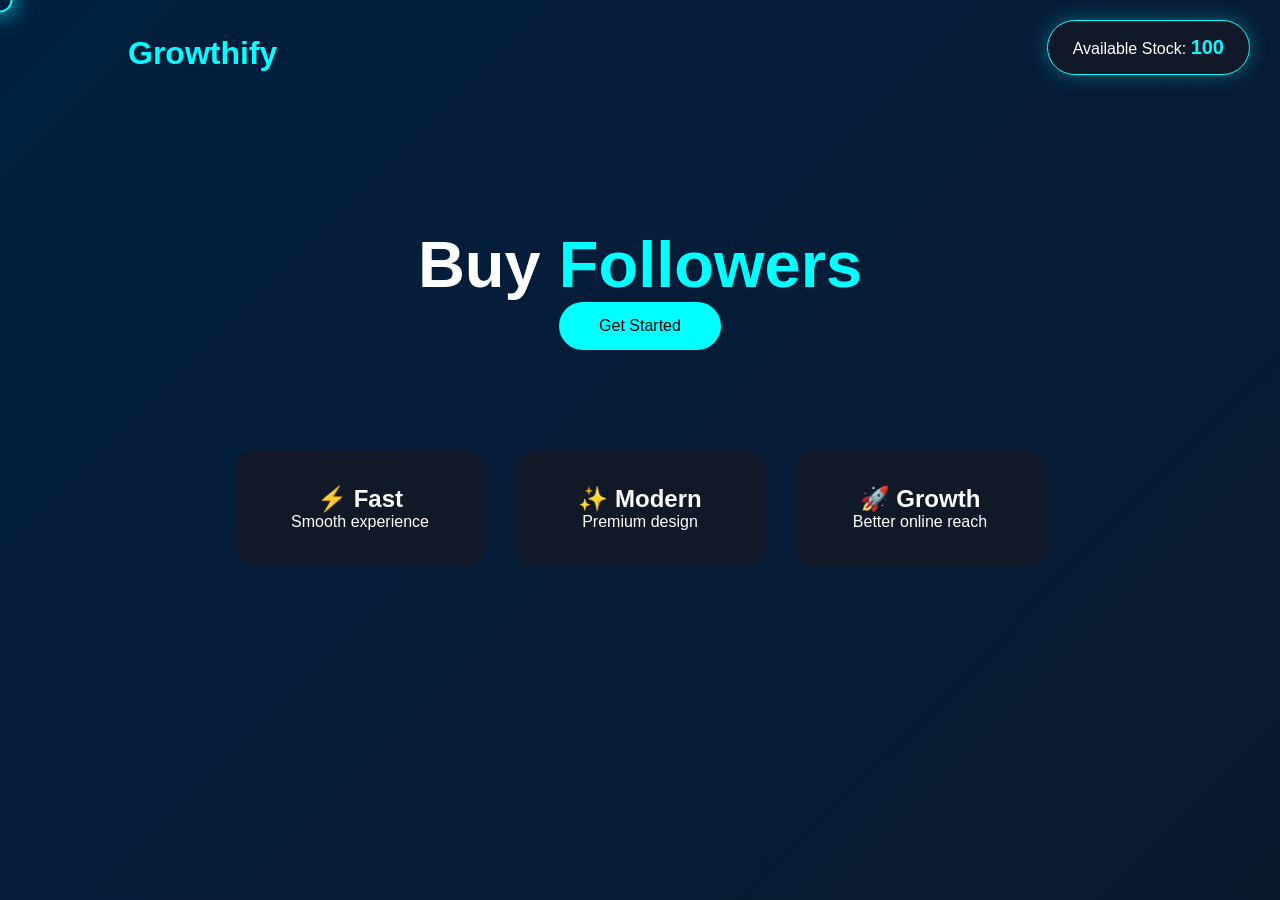
<file: index.html>
<!DOCTYPE html>
<html lang="en">

<head>
  <meta charset="UTF-8">
  <meta name="viewport" content="width=device-width, initial-scale=1.0">
  
  <title>Growthify</title>
  
  <!-- FAVICON LINK (Change "logo.png" to your actual image file name) -->
  <link rel="icon" type="image/png" href="logo.png">
  
  <link rel="stylesheet" href="style.css">
</head>

<body>

  <div class="cursor"></div>

  <!-- AVAILABLE STOCK BADGE -->
  <div class="stock-box">
    Available Stock: <span>100</span>
  </div>

  <header>
    <h2 class="logo">Growthify</h2>
  </header>

  <section class="hero">
    <h1>
      Buy
      <span>Followers</span>
    </h1>

    <a href="start.html">
      <button>Get Started</button>
    </a>
  </section>

  <section class="cards">
    <div class="card">
      <h2>⚡ Fast</h2>
      <p>Smooth experience</p>
    </div>

    <div class="card">
      <h2>✨ Modern</h2>
      <p>Premium design</p>
    </div>

    <div class="card">
      <h2>🚀 Growth</h2>
      <p>Better online reach</p>
    </div>
  </section>

  <script src="script.js"></script>

</body>

</html>
</file>
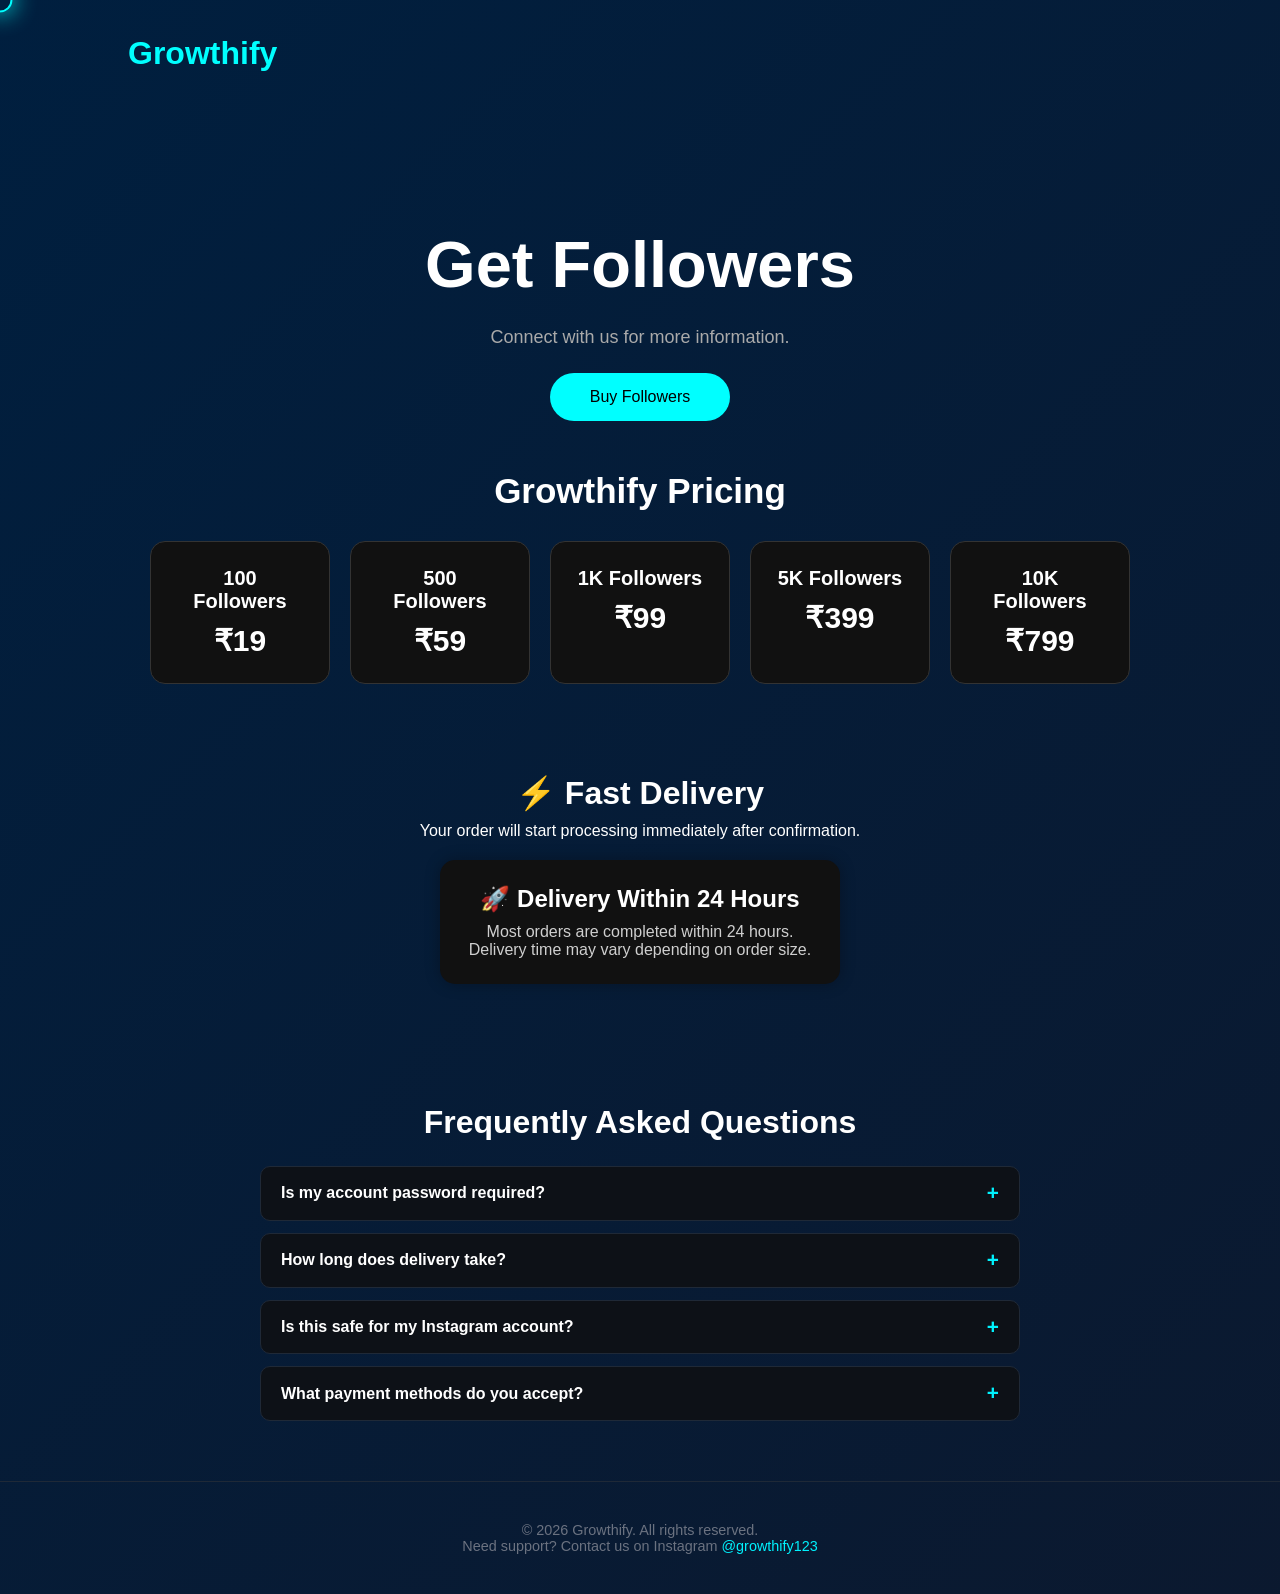
<file: start.html>
<!DOCTYPE html>
<html lang="en">

<head>
  <meta charset="UTF-8">
  <meta name="viewport" content="width=device-width, initial-scale=1.0">
  
  <title>Growthify - Get Started</title> 

  <!-- FAVICON LINK (Change "logo.png" to your actual image filename) -->
  <link rel="icon" type="image/png" href="logo.png">
  
  <link rel="stylesheet" href="style.css">

  <style>
    /* Delivery Time Section Styling */
    .delivery-time {
      text-align: center;
      padding: 40px 20px;
    }

    .delivery-time h2 {
      font-size: 32px;
      margin-bottom: 10px;
    }

    .delivery-box {
      max-width: 400px;
      margin: 20px auto;
      padding: 25px;
      border-radius: 15px;
      background: #111;
      color: white;
      box-shadow: 0 0 15px rgba(0,0,0,0.3);
    }

    .delivery-box h3 {
      font-size: 24px;
      margin-bottom: 10px;
    }

    .delivery-box p {
      font-size: 16px;
      opacity: 0.8;
    }
  </style>
</head>

<body>

  <div class="cursor"></div>

  <header>
    <h2 class="logo">Growthify</h2>
  </header>

  <!-- HERO SECTION -->
  <section class="hero">
    <h1>Get Followers</h1>
    <p>Connect with us for more information.</p>

    <a href="https://www.instagram.com/growthify123/" target="_blank">
      <button>Buy Followers</button>
    </a>
  </section>

  <!-- PRICING SECTION -->
  <section class="pricing">
    <h2>Growthify Pricing</h2>

    <div class="pricing-container">
      <div class="price-card">
        <h3>100 Followers</h3>
        <p>₹19</p>
      </div>

      <div class="price-card">
        <h3>500 Followers</h3>
        <p>₹59</p>
      </div>

      <div class="price-card">
        <h3>1K Followers</h3>
        <p>₹99</p>
      </div>

      <div class="price-card">
        <h3>5K Followers</h3>
        <p>₹399</p>
      </div>

      <div class="price-card">
        <h3>10K Followers</h3>
        <p>₹799</p>
      </div>
    </div>
  </section>

  <!-- DELIVERY TIME SECTION -->
  <section class="delivery-time">
    <h2>⚡ Fast Delivery</h2>
    <p>Your order will start processing immediately after confirmation.</p>

    <div class="delivery-box">
      <h3>🚀 Delivery Within 24 Hours</h3>
      <p>
        Most orders are completed within 24 hours. 
        Delivery time may vary depending on order size.
      </p>
    </div>
  </section>

  <!-- FAQ SECTION -->
  <div class="faq-wrapper">
    <h2 class="faq-main-title">Frequently Asked Questions</h2>
    
    <div class="faq-box">
      
      <div class="faq-row">
        <button class="faq-btn" type="button">
          <span>Is my account password required?</span>
          <span class="faq-plus">+</span>
        </button>
        <div class="faq-content">
          <p>No, we never ask for your password. We only need your Instagram username or profile link to deliver the order.</p>
        </div>
      </div>

      <div class="faq-row">
        <button class="faq-btn" type="button">
          <span>How long does delivery take?</span>
          <span class="faq-plus">+</span>
        </button>
        <div class="faq-content">
          <p>Most orders start processing immediately after payment and are completed within 24 hours depending on order size.</p>
        </div>
      </div>

      <div class="faq-row">
        <button class="faq-btn" type="button">
          <span>Is this safe for my Instagram account?</span>
          <span class="faq-plus">+</span>
        </button>
        <div class="faq-content">
          <p>Yes, our methods follow platform safety limits to ensure your account remains 100% safe.</p>
        </div>
      </div>

      <div class="faq-row">
        <button class="faq-btn" type="button">
          <span>What payment methods do you accept?</span>
          <span class="faq-plus">+</span>
        </button>
        <div class="faq-content">
          <p>Contact For Payment Methods .</p>
        </div>
      </div>

    </div>
  </div>

  <!-- FOOTER -->
  <footer style="text-align: center; padding: 40px 20px; color: #6b7280; font-size: 0.9rem; border-top: 1px solid #1f2937; margin-top: 60px;">
    <p>© 2026 Growthify. All rights reserved.</p>
    <p>Need support? Contact us on Instagram <a href="https://www.instagram.com/growthify123/" target="_blank" style="color: #00f2fe; text-decoration: none;">@growthify123</a></p>
  </footer>

  <script src="script.js"></script>

</body>

</html>
</file>
<file: style.css>
html {
  scroll-behavior: smooth;
}

*{

margin:0;
padding:0;
box-sizing:border-box;
font-family:Arial;

}


body{

min-height:100vh;

background:
linear-gradient(-45deg,#020617,#111827,#0f172a,#001f3f);

background-size:400% 400%;

animation:bg 12s infinite;

color:white;

}



@keyframes bg{

0%{
background-position:0% 50%;
}

50%{
background-position:100% 50%;
}

100%{
background-position:0% 50%;
}

}



.cursor{

width:25px;
height:25px;

border:2px solid #00ffff;

border-radius:50%;

position:fixed;

pointer-events:none;

transform:translate(-50%,-50%);

box-shadow:0 0 25px #00ffff;

}



header{

display:flex;

justify-content:space-between;

padding:35px 10%;

}


.logo{

font-size:32px;

color:#00ffff;

}


nav a{

color:white;

text-decoration:none;

margin-left:25px;

}



.hero{

text-align:center;

margin-top:120px;

animation:show 1s;

}



.hero h1{

font-size:65px;

}


.hero span{

color:#00ffff;

}


.hero p{

margin:25px;

color:#aaa;

font-size:18px;

}



button{

padding:15px 40px;

border:none;

border-radius:30px;

background:#00ffff;

font-size:16px;

cursor:pointer;

transition:.3s;

}



button:hover{

transform:scale(1.1);

box-shadow:0 0 30px #00ffff;

}




.cards{

display:flex;

justify-content:center;

gap:30px;

margin-top:100px;

}



.card{

background:#111827;

padding:35px;

width:250px;

border-radius:20px;

text-align:center;

transition:.4s;

}



.card:hover{

transform:translateY(-15px);

box-shadow:0 0 30px #00ffff50;

}



@keyframes show{

from{

opacity:0;

transform:translateY(50px);

}

to{

opacity:1;

transform:translateY(0);

}

}



@media(max-width:700px){

.hero h1{

font-size:40px;

}


.cards{

flex-direction:column;

align-items:center;

}

}
.stock-box{

position:fixed;

top:20px;

right:30px;

background:#111827;

padding:15px 25px;

border-radius:30px;

color:white;

font-size:16px;

box-shadow:0 0 20px #00ffff50;

border:1px solid #00ffff;

}


.stock-box span{

color:#00ffff;

font-weight:bold;

font-size:20px;

}
.pricing {
    text-align: center;
    padding: 50px 20px;
}

.pricing h2 {
    font-size: 35px;
    margin-bottom: 30px;
}

.pricing-container {
    display: flex;
    justify-content: center;
    flex-wrap: wrap;
    gap: 20px;
}

.price-card {
    background: #111;
    color: white;
    width: 180px;
    padding: 25px;
    border-radius: 15px;
    border: 1px solid #333;
}

.price-card h3 {
    font-size: 20px;
}

.price-card p {
    font-size: 30px;
    font-weight: bold;
    margin: 10px 0 0;
}
/* --- ISOLATED FAQ STYLES --- */
.faq-wrapper {
  max-width: 800px !important;
  width: 100% !important;
  margin: 60px auto !important;
  padding: 0 20px !important;
  box-sizing: border-box !important;
}

.faq-main-title {
  text-align: center !important;
  font-size: 2rem !important;
  color: #ffffff !important;
  margin-bottom: 25px !important;
  font-family: inherit !important;
}

.faq-box {
  display: flex !important;
  flex-direction: column !important;
  gap: 12px !important;
}

.faq-row {
  background-color: #0d1117 !important;
  border: 1px solid #1f2937 !important;
  border-radius: 10px !important;
  overflow: hidden !important;
  text-align: left !important;
  transition: border-color 0.2s ease !important;
}

.faq-row:hover {
  border-color: #00f2fe !important;
}

.faq-btn {
  width: 100% !important;
  display: flex !important;
  justify-content: space-between !important;
  align-items: center !important;
  padding: 16px 20px !important;
  background: transparent !important;
  border: none !important;
  border-radius: 0 !important;
  color: #ffffff !important;
  font-size: 1rem !important;
  font-weight: 600 !important;
  cursor: pointer !important;
  outline: none !important;
  margin: 0 !important;
  text-align: left !important;
}

.faq-plus {
  font-size: 1.3rem !important;
  color: #00f2fe !important;
  transition: transform 0.3s ease !important;
  line-height: 1 !important;
}

.faq-content {
  display: none !important; /* Hides answers by default */
  padding: 0 20px 16px 20px !important;
  background-color: #0d1117 !important;
}

.faq-content p {
  color: #9ca3af !important;
  font-size: 0.95rem !important;
  line-height: 1.5 !important;
  margin: 0 !important;
}

/* OPEN / ACTIVE STATE */
.faq-row.active .faq-content {
  display: block !important;
}

.faq-row.active .faq-plus {
  transform: rotate(45deg) !important;
}
</file>
